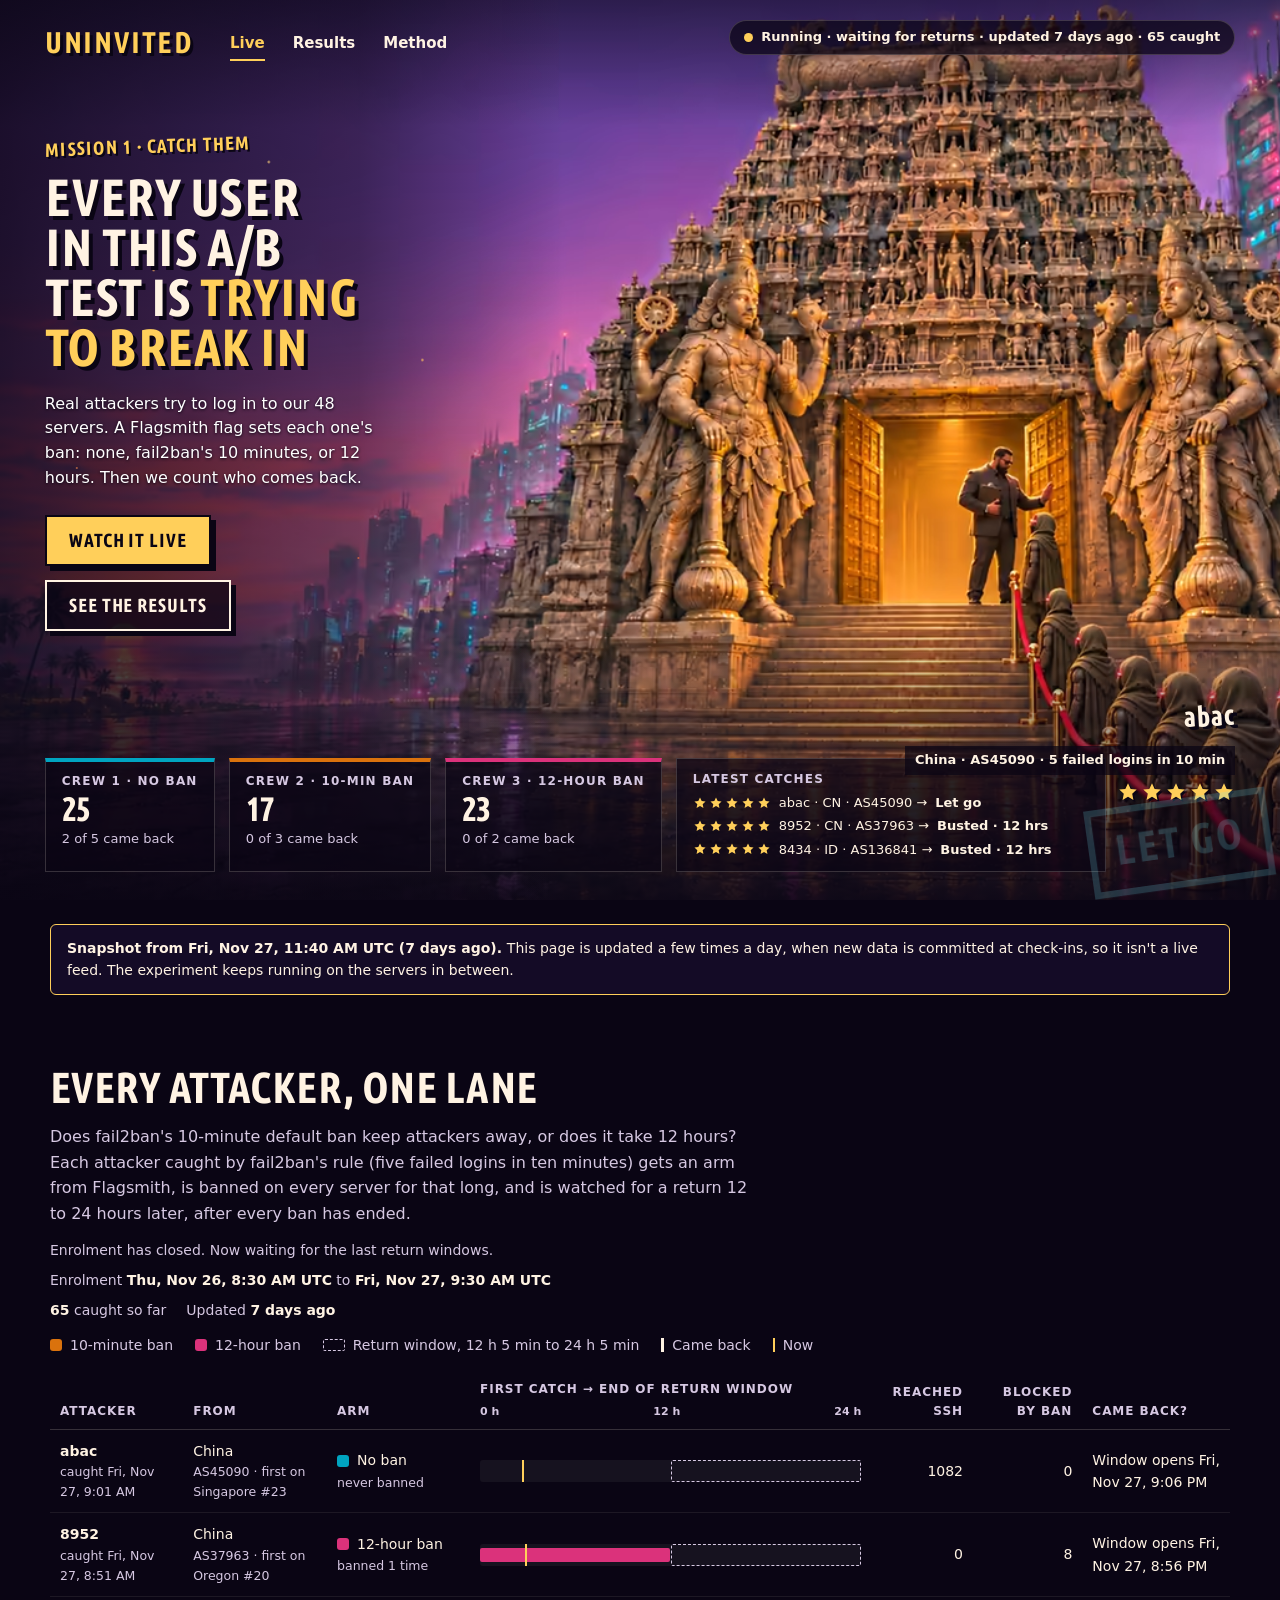
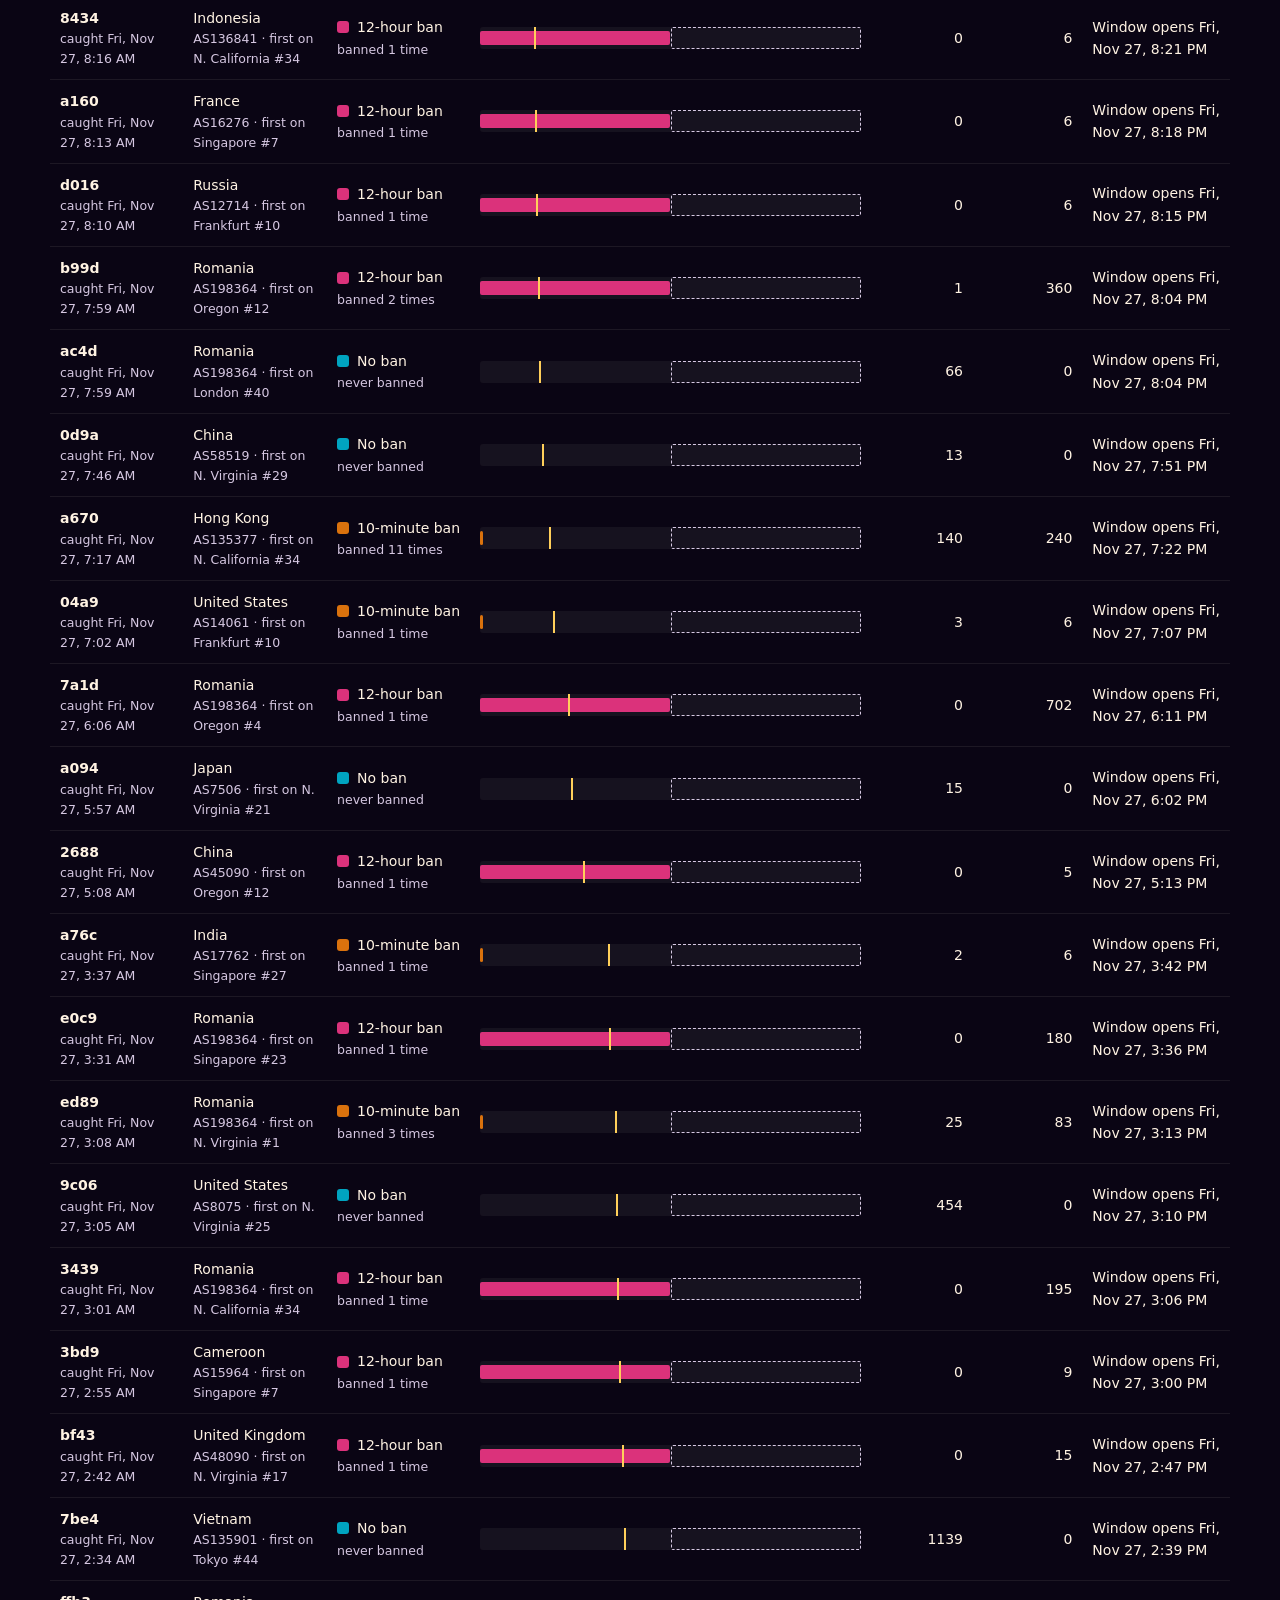
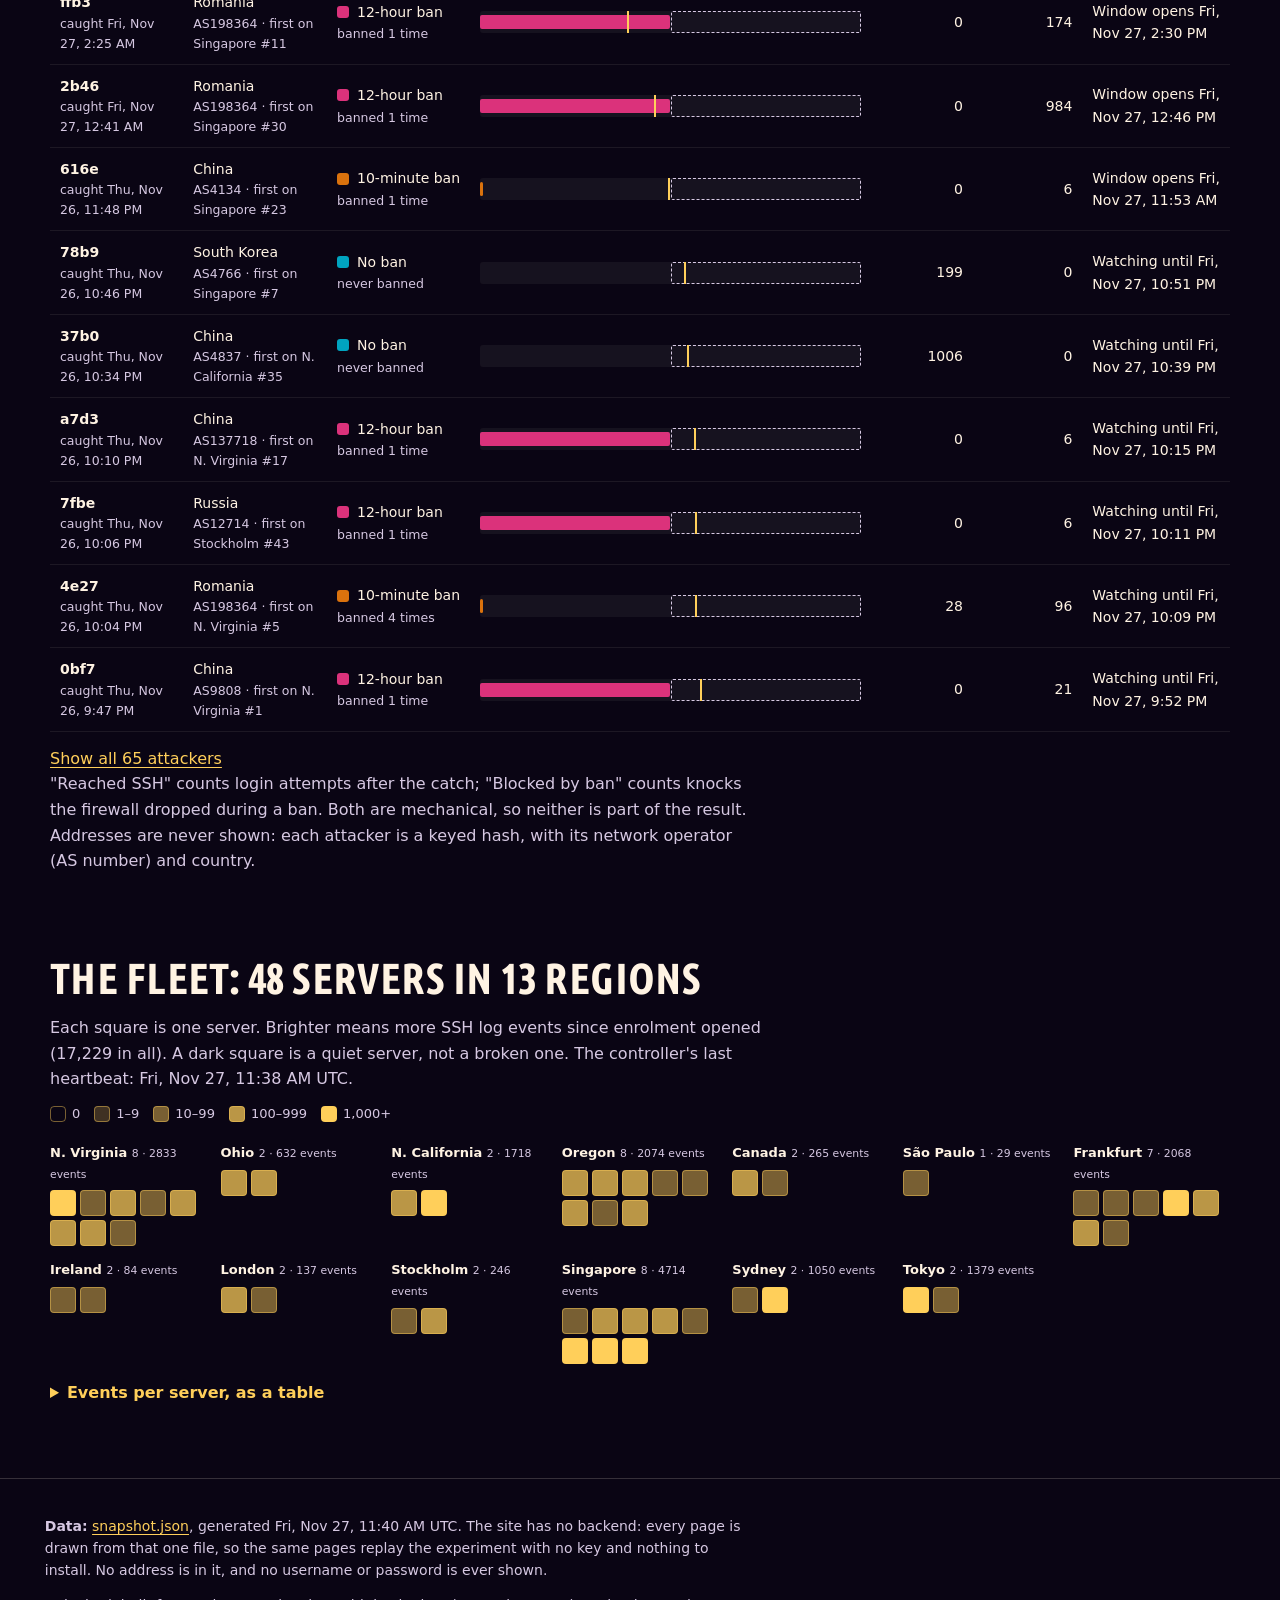
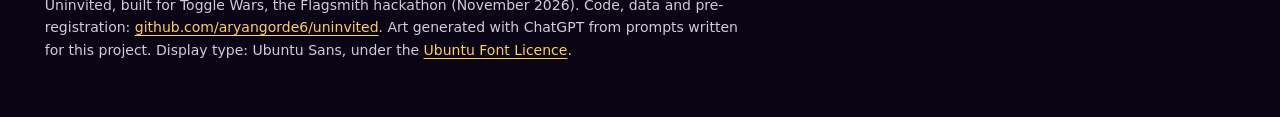
<file: site/index.html>
<!doctype html>
<html lang="en">
<head>
<meta charset="utf-8">
<meta name="viewport" content="width=device-width, initial-scale=1">
<meta http-equiv="Content-Security-Policy" content="default-src 'none'; script-src 'self'; style-src 'self'; img-src 'self'; font-src 'self'; connect-src 'self'; base-uri 'none'; form-action 'none'">
<meta name="referrer" content="no-referrer">
<title>Uninvited · Live: an A/B test on real attackers</title>
<meta name="description" content="Real SSH attackers on 48 servers, each banned for a length set by a Flagsmith experiment: no ban, fail2ban's 10 minutes, or 12 hours. Who comes back?">
<meta property="og:title" content="Uninvited: an A/B test on real attackers">
<meta property="og:description" content="Does fail2ban's 10-minute default ban keep attackers away? A live Flagsmith experiment on real SSH attackers.">
<meta property="og:type" content="website">
<meta property="og:site_name" content="Uninvited">
<meta property="og:url" content="https://uninvited.aryangorde.com/">
<meta property="og:image" content="https://uninvited.aryangorde.com/img/og.jpg">
<meta property="og:image:width" content="1200">
<meta property="og:image:height" content="630">
<meta property="og:image:alt" content="Uninvited: a temple gateway with a bouncer at the door and hooded robots queueing on the steps, beside the line: every user in this A/B test is trying to break in.">
<meta name="twitter:card" content="summary_large_image">
<link rel="canonical" href="https://uninvited.aryangorde.com/">
<meta name="theme-color" content="#0a0514">
<link rel="icon" href="favicon.svg" type="image/svg+xml">
<link rel="preload" href="fonts/uninvited-display.woff" as="font" type="font/woff" crossorigin>
<link rel="stylesheet" href="css/site.css">
<script src="js/app.js" defer></script>
</head>
<body data-page="live" data-state="loading">
<a class="skip" href="#main">Skip to content</a>

<header class="hero">
  <picture class="art">
    <source media="(max-aspect-ratio: 1/1), (max-width: 899px)" type="image/avif" srcset="img/hero-tall-640.avif 640w, img/hero-tall-941.avif 941w" sizes="100vw" width="941" height="1672">
    <source media="(max-aspect-ratio: 1/1), (max-width: 899px)" type="image/webp" srcset="img/hero-tall-640.webp 640w, img/hero-tall-941.webp 941w" sizes="100vw" width="941" height="1672">
    <source type="image/avif" srcset="img/hero-wide-640.avif 640w, img/hero-wide-1280.avif 1280w, img/hero-wide-1669.avif 1669w" sizes="100vw">
    <img src="img/hero-wide-1280.webp" srcset="img/hero-wide-640.webp 640w, img/hero-wide-1280.webp 1280w, img/hero-wide-1669.webp 1669w" sizes="100vw" width="1669" height="942" fetchpriority="high"
      alt="A temple gateway guarded by two stone statues, in a neon city of server towers. A bouncer stands in the doorway and hooded robots queue down the steps.">
  </picture>
  <div class="shade"></div>
  <div class="embers"></div>

  <div class="bar">
    <a class="logo" href="./">Uninvited</a>
    <nav class="nav" aria-label="Pages"><a href="./" aria-current="page">Live</a><a href="results.html">Results</a><a href="method.html">Method</a></nav>
    <p class="pill" data-fill="pill"><span class="dot"></span><span class="pill-text">Loading…</span></p>
  </div>

  <div class="hero-text">
    <p class="mission">Mission 1 · Catch them</p>
    <h1>Every user in this A/B test is <em>trying to break in</em></h1>
    <p class="lede">Real attackers try to log in to our <span data-fill="servers">48</span> servers. A Flagsmith flag sets each one's ban: none, fail2ban's 10 minutes, or 12 hours. Then we count who comes back.</p>
    <div class="cta"><a class="btn primary" href="#lanes">Watch it live</a><a class="btn ghost" href="results.html">See the results</a></div>
  </div>

  <div class="hud">
    <div class="crew none"><div class="label">Crew 1 · No ban</div><div class="big num" data-fill="crew-control">…</div><div class="small" data-fill="crew-control-note">caught</div></div>
    <div class="crew m10"><div class="label">Crew 2 · 10-min ban</div><div class="big num" data-fill="crew-ban_10m">…</div><div class="small" data-fill="crew-ban_10m-note">caught</div></div>
    <div class="crew h12"><div class="label">Crew 3 · 12-hour ban</div><div class="big num" data-fill="crew-ban_12h">…</div><div class="small" data-fill="crew-ban_12h-note">caught</div></div>
    <div class="wire"><div class="label">Latest catches</div><ol data-fill="wire"><li>Loading…</li></ol></div>
  </div>

  <div class="wanted" hidden aria-hidden="true">
    <div class="tag" data-fill="w-tag"></div>
    <div class="meta" data-fill="w-meta"></div>
    <div data-fill="w-stars"></div>
    <div class="stamp"></div>
  </div>
</header>

<main id="main">
  <div class="notice" role="alert"></div>
  <section class="section" id="lanes" aria-labelledby="lanes-h">
    <div class="wrap">
      <h2 id="lanes-h">Every attacker, one lane</h2>
      <p class="intro">Does fail2ban's 10-minute default ban keep attackers away, or does it take 12 hours? Each attacker caught by fail2ban's rule (five failed logins in ten minutes) gets an arm from Flagsmith, is banned on every server for that long, and is watched for a return 12 to 24 hours later, after every ban has ended.</p>
      <p class="status-line">
        <span data-fill="phase-text">Loading…</span>
        <span>Enrolment <b data-fill="enrol-from">…</b> to <b data-fill="enrol-until">…</b></span>
        <span><b data-fill="enrolled">…</b> caught so far</span>
        <span>Updated <b data-fill="updated">…</b></span>
      </p>
      <div class="legend">
        <span class="arm"><span class="sw m10"></span>10-minute ban</span>
        <span class="arm"><span class="sw h12"></span>12-hour ban</span>
        <span class="arm"><span class="win"></span>Return window, 12 h 5 min to 24 h 5 min</span>
        <span class="arm"><span class="back"></span>Came back</span>
        <span class="arm"><span class="now"></span>Now</span>
      </div>
      <div data-lanes><p class="empty">Loading the latest snapshot…</p></div>
      <p class="intro">"Reached SSH" counts login attempts after the catch; "Blocked by ban" counts knocks the firewall dropped during a ban. Both are mechanical, so neither is part of the result. Addresses are never shown: each attacker is a keyed hash, with its network operator (AS number) and country.</p>
    </div>
  </section>

  <section class="section" aria-labelledby="fleet-h">
    <div class="wrap">
      <h2 id="fleet-h">The fleet: <span data-fill="servers">48</span> servers in <span data-fill="regions">13</span> regions</h2>
      <p class="intro">Each square is one server. Brighter means more SSH log events since enrolment opened (<span data-fill="events-total">…</span> in all). A dark square is a quiet server, not a broken one. The controller's last heartbeat: <span data-fill="heartbeat">…</span>.</p>
      <div class="scale" aria-hidden="true">
        <span><span class="cell"></span>0</span><span><span class="cell l1"></span>1–9</span><span><span class="cell l2"></span>10–99</span><span><span class="cell l3"></span>100–999</span><span><span class="cell l4"></span>1,000+</span>
      </div>
      <div class="regions" data-servers></div>
      <details>
        <summary>Events per server, as a table</summary>
        <div class="table-wrap"><table>
          <thead><tr><th scope="col">Server</th><th scope="col">Region</th><th scope="col" class="r">Events</th></tr></thead>
          <tbody data-server-rows></tbody>
        </table></div>
      </details>
    </div>
  </section>
</main>

<footer class="foot">
  <p><b>Data:</b> <a href="data/snapshot.json" download>snapshot.json</a>, generated <span data-fill="generated">…</span>. The site has no backend: every page is drawn from that one file, so the same pages replay the experiment with no key and nothing to install. No address is in it, and no username or password is ever shown.</p>
  <p>Uninvited, built for Toggle Wars, the Flagsmith hackathon (November 2026). Code, data and pre-registration: <a href="https://github.com/aryangorde6/uninvited">github.com/aryangorde6/uninvited</a>. Art generated with ChatGPT from prompts written for this project. Display type: Ubuntu Sans, under the <a href="fonts/LICENCE.txt">Ubuntu Font Licence</a>.</p>
</footer>
</body>
</html>
</file>
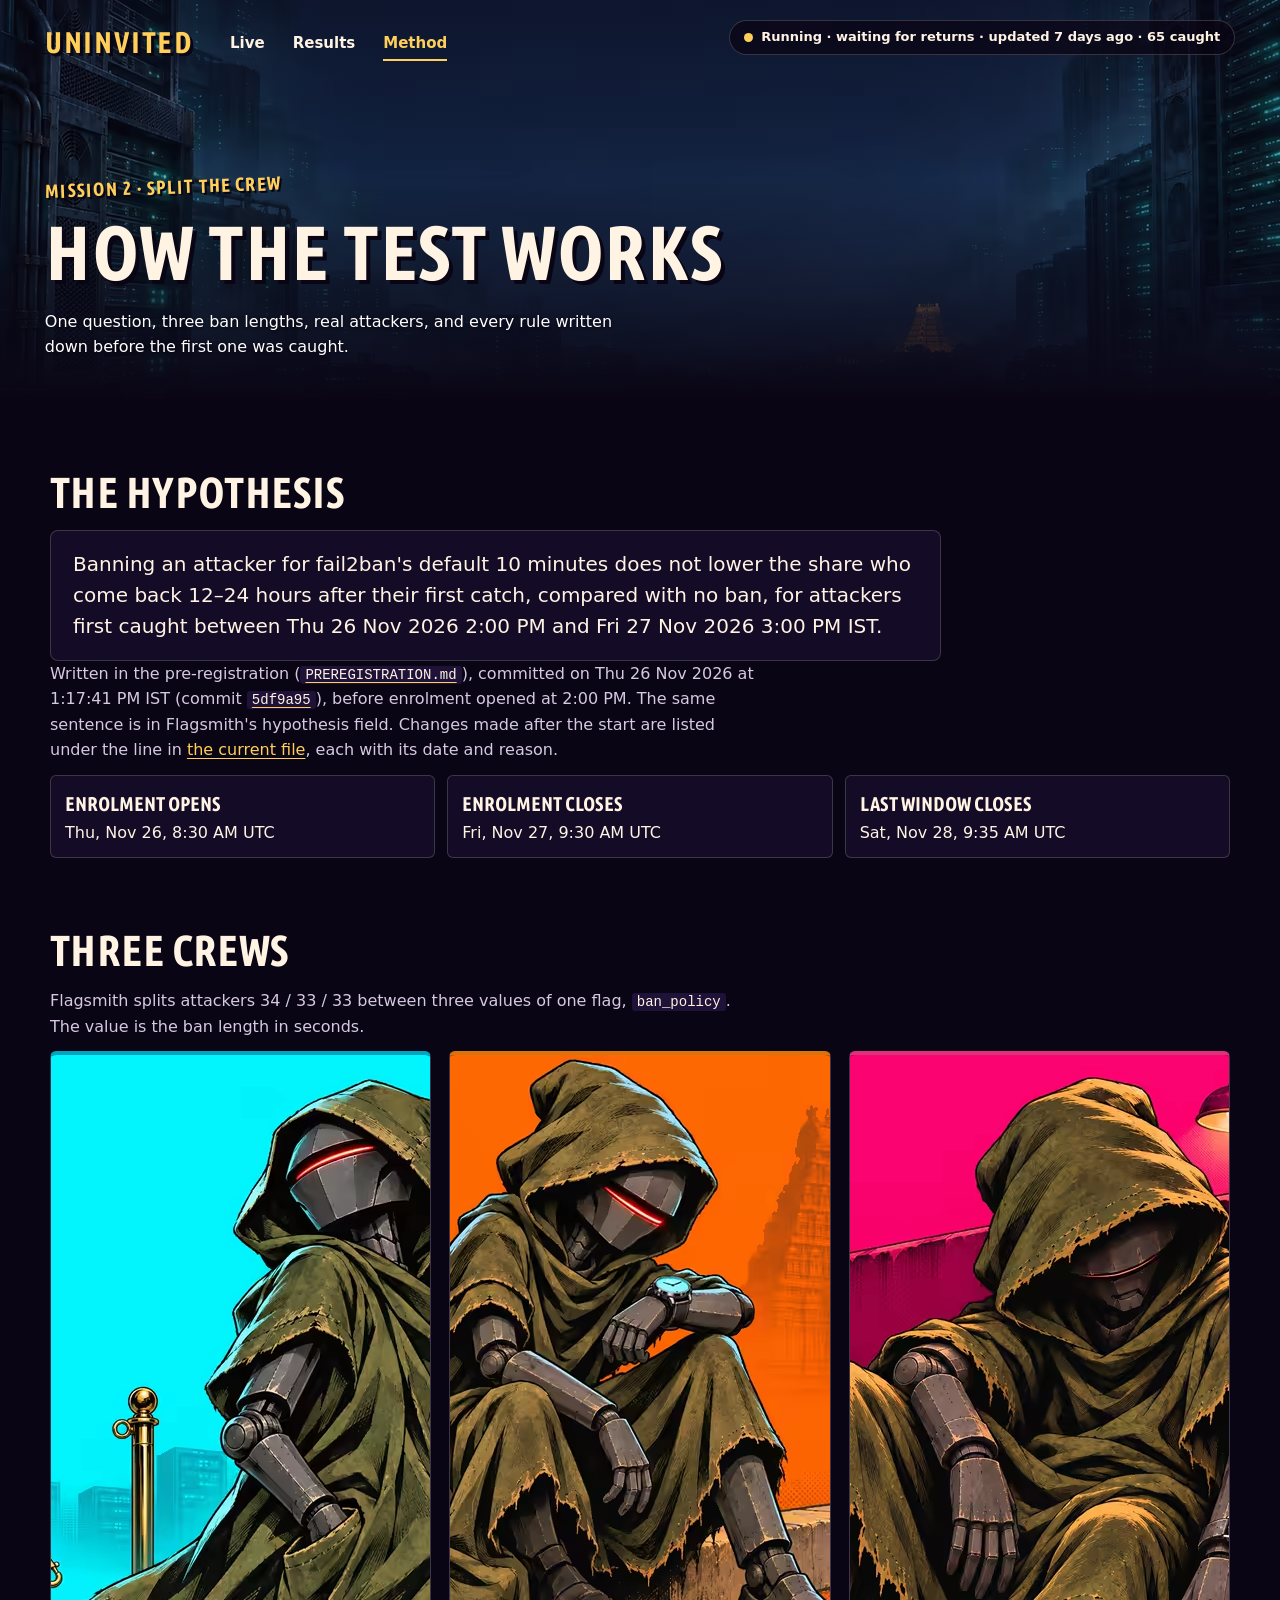
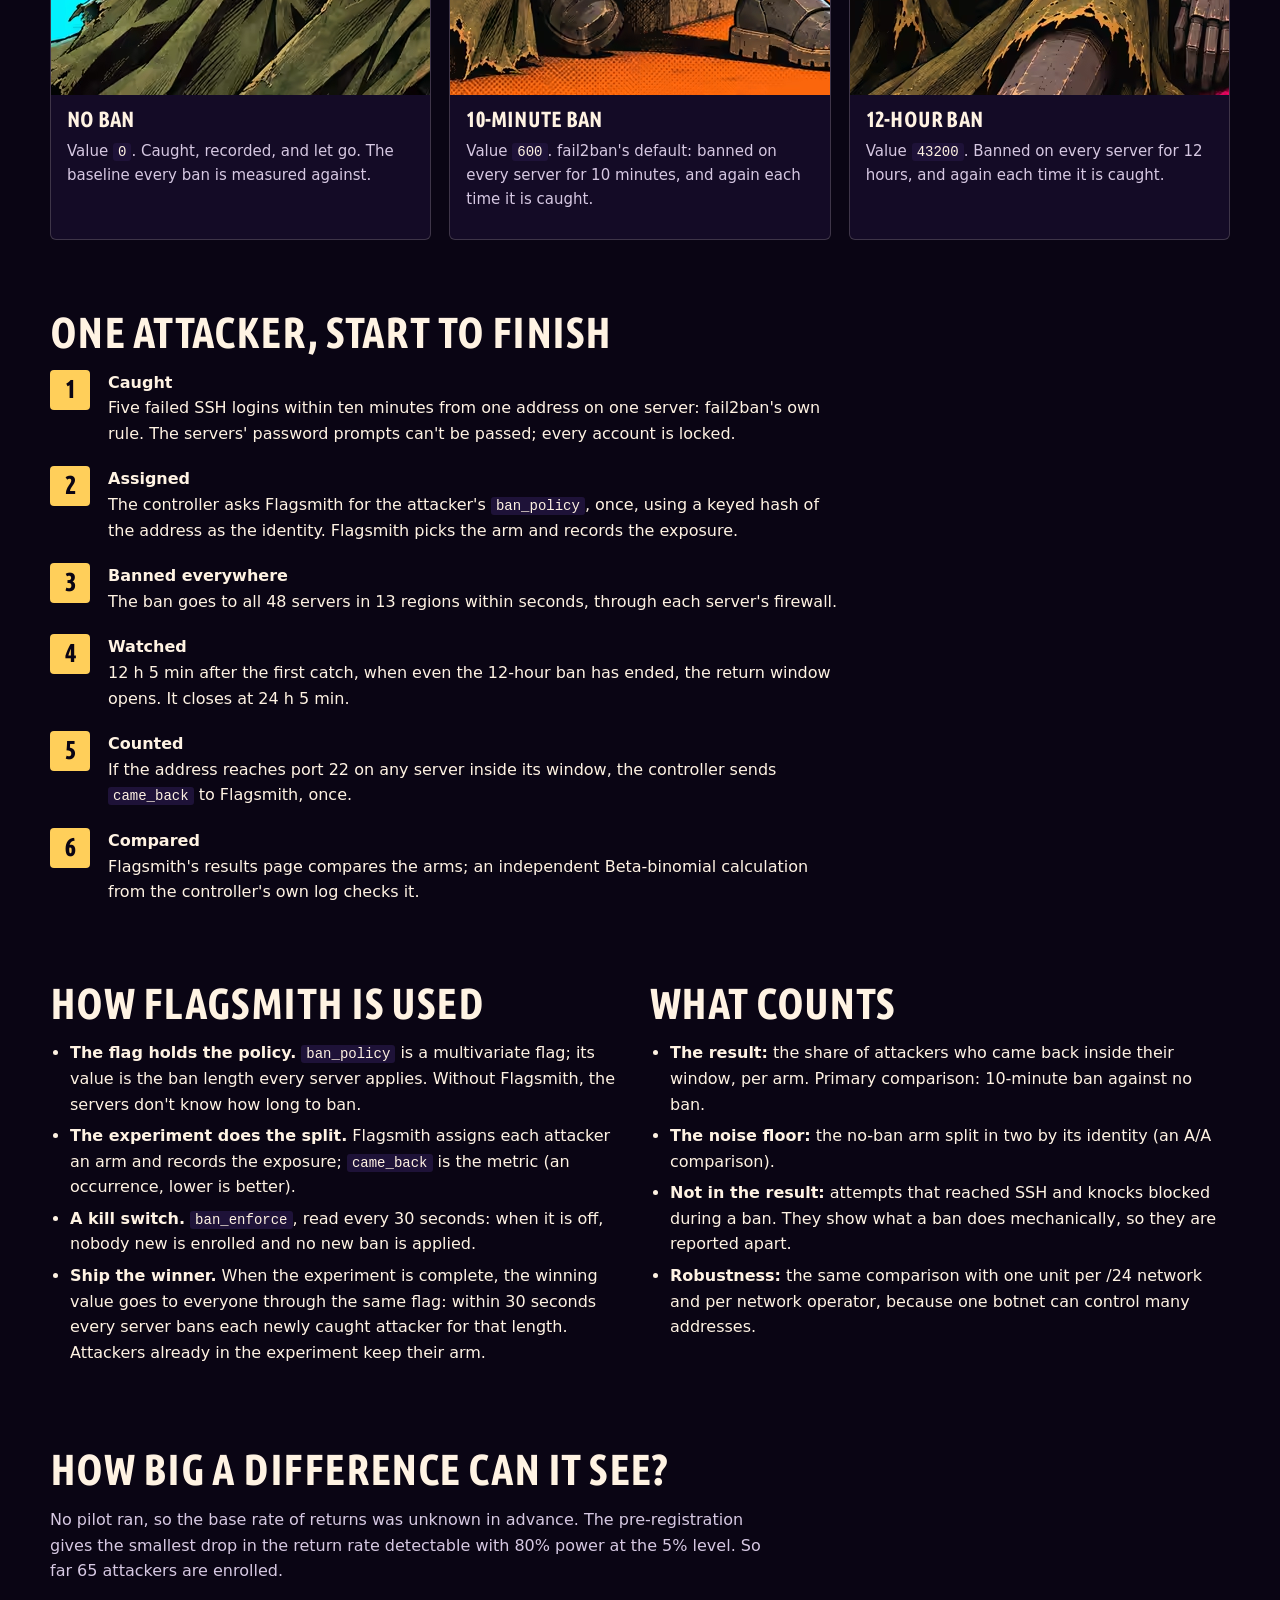
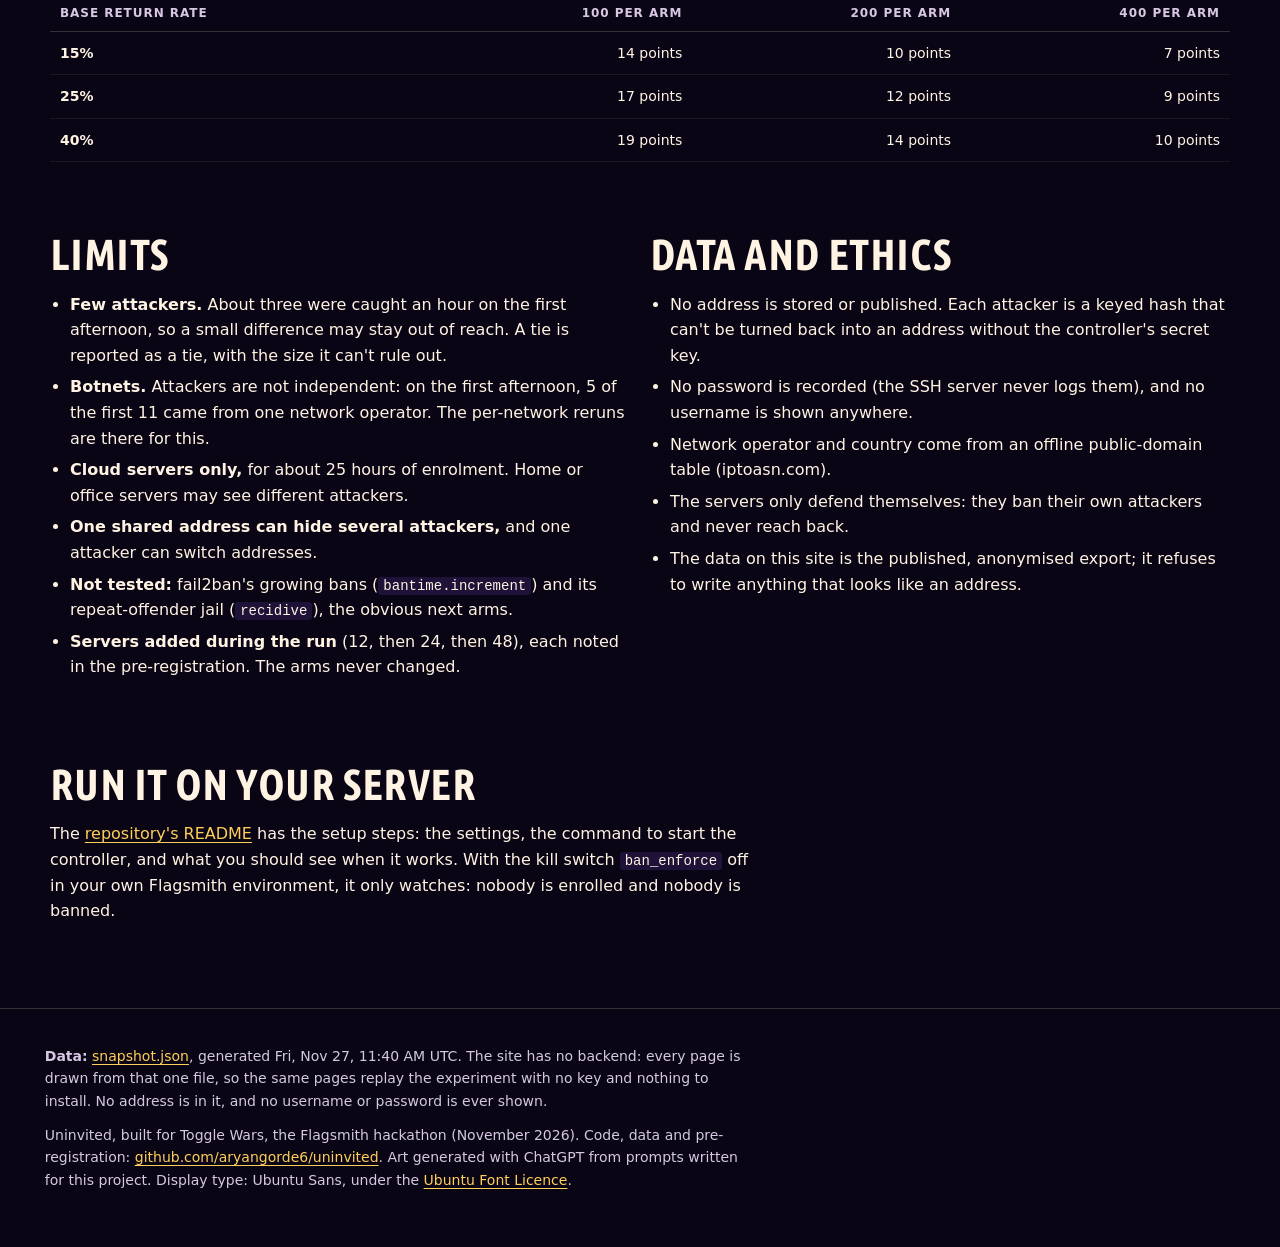
<file: site/method.html>
<!doctype html>
<html lang="en">
<head>
<meta charset="utf-8">
<meta name="viewport" content="width=device-width, initial-scale=1">
<meta http-equiv="Content-Security-Policy" content="default-src 'none'; script-src 'self'; style-src 'self'; img-src 'self'; font-src 'self'; connect-src 'self'; base-uri 'none'; form-action 'none'">
<meta name="referrer" content="no-referrer">
<title>Uninvited · Method: how the test works</title>
<meta name="description" content="The pre-registered hypothesis, the three arms, the return window, how Flagsmith runs the experiment, the limits, and how the data is kept safe.">
<meta property="og:title" content="Uninvited · Method: how the test works">
<meta property="og:description" content="A pre-registered Flagsmith experiment on real SSH attackers: hypothesis, arms, metric, limits and data ethics.">
<meta property="og:type" content="website">
<meta property="og:site_name" content="Uninvited">
<meta property="og:url" content="https://uninvited.aryangorde.com/method.html">
<meta property="og:image" content="https://uninvited.aryangorde.com/img/og.jpg">
<meta property="og:image:width" content="1200">
<meta property="og:image:height" content="630">
<meta property="og:image:alt" content="Uninvited: a temple gateway with a bouncer at the door and hooded robots queueing on the steps, beside the line: every user in this A/B test is trying to break in.">
<meta name="twitter:card" content="summary_large_image">
<link rel="canonical" href="https://uninvited.aryangorde.com/method.html">
<meta name="theme-color" content="#0a0514">
<link rel="icon" href="favicon.svg" type="image/svg+xml">
<link rel="preload" href="fonts/uninvited-display.woff" as="font" type="font/woff" crossorigin>
<link rel="stylesheet" href="css/site.css">
<script src="js/app.js" defer></script>
</head>
<body data-page="method" data-state="loading">
<a class="skip" href="#main">Skip to content</a>

<header class="band">
  <picture class="art">
    <source type="image/avif" srcset="img/mission-640.avif 640w, img/mission-1280.avif 1280w" sizes="100vw">
    <img src="img/mission-1280.webp" srcset="img/mission-640.webp 640w, img/mission-1280.webp 1280w" sizes="100vw" width="1280" height="720" alt="" fetchpriority="high">
  </picture>
  <div class="shade"></div>
  <div class="bar">
    <a class="logo" href="./">Uninvited</a>
    <nav class="nav" aria-label="Pages"><a href="./">Live</a><a href="results.html">Results</a><a href="method.html" aria-current="page">Method</a></nav>
    <p class="pill" data-fill="pill"><span class="dot"></span><span class="pill-text">Loading…</span></p>
  </div>
  <div class="band-text">
    <p class="mission">Mission 2 · Split the crew</p>
    <h1>How the test works</h1>
    <p class="lede">One question, three ban lengths, real attackers, and every rule written down before the first one was caught.</p>
  </div>
</header>

<main id="main" class="method">
  <div class="notice" role="alert"></div>
  <section class="section" aria-labelledby="hyp-h">
    <div class="wrap">
      <h2 id="hyp-h">The hypothesis</h2>
      <blockquote>Banning an attacker for fail2ban's default 10 minutes does not lower the share who come back 12–24 hours after their first catch, compared with no ban, for attackers first caught between Thu 26 Nov 2026 2:00 PM and Fri 27 Nov 2026 3:00 PM IST.</blockquote>
      <p class="intro">Written in the pre-registration (<a href="https://github.com/aryangorde6/uninvited/blob/5df9a9542aa64adc4e3a5939fb143389892cac93/PREREGISTRATION.md"><code>PREREGISTRATION.md</code></a>), committed on Thu 26 Nov 2026 at 1:17:41 PM IST (commit <a href="https://github.com/aryangorde6/uninvited/commit/5df9a9542aa64adc4e3a5939fb143389892cac93"><code>5df9a95</code></a>), before enrolment opened at 2:00 PM. The same sentence is in Flagsmith's hypothesis field. Changes made after the start are listed under the line in <a href="https://github.com/aryangorde6/uninvited/blob/main/PREREGISTRATION.md">the current file</a>, each with its date and reason.</p>
      <div class="timeline">
        <div><b>Enrolment opens</b><span data-fill="enrol-from">Thu 26 Nov, 2:00 PM IST</span></div>
        <div><b>Enrolment closes</b><span data-fill="enrol-until">Fri 27 Nov, 3:00 PM IST</span></div>
        <div><b>Last window closes</b><span data-fill="last-close">Sat 28 Nov, about 3:05 PM IST</span></div>
      </div>
    </div>
  </section>

  <section class="section" aria-labelledby="arms-h">
    <div class="wrap">
      <h2 id="arms-h">Three crews</h2>
      <p class="intro">Flagsmith splits attackers <span data-fill="split">34 / 33 / 33</span> between three values of one flag, <code>ban_policy</code>. The value is the ban length in seconds.</p>
      <div class="crews">
        <article class="card none">
          <picture><source type="image/avif" srcset="img/crew-1-320.avif 320w, img/crew-1-640.avif 640w" sizes="(max-width: 899px) 90vw, 360px"><img src="img/crew-1-320.webp" srcset="img/crew-1-320.webp 320w, img/crew-1-640.webp 640w" sizes="(max-width: 899px) 90vw, 360px" width="640" height="640" alt="" loading="lazy"></picture>
          <div class="body"><h3>No ban</h3><p>Value <code>0</code>. Caught, recorded, and let go. The baseline every ban is measured against.</p></div>
        </article>
        <article class="card m10">
          <picture><source type="image/avif" srcset="img/crew-2-320.avif 320w, img/crew-2-640.avif 640w" sizes="(max-width: 899px) 90vw, 360px"><img src="img/crew-2-320.webp" srcset="img/crew-2-320.webp 320w, img/crew-2-640.webp 640w" sizes="(max-width: 899px) 90vw, 360px" width="640" height="640" alt="" loading="lazy"></picture>
          <div class="body"><h3>10-minute ban</h3><p>Value <code>600</code>. fail2ban's default: banned on every server for 10 minutes, and again each time it is caught.</p></div>
        </article>
        <article class="card h12">
          <picture><source type="image/avif" srcset="img/crew-3-320.avif 320w, img/crew-3-640.avif 640w" sizes="(max-width: 899px) 90vw, 360px"><img src="img/crew-3-320.webp" srcset="img/crew-3-320.webp 320w, img/crew-3-640.webp 640w" sizes="(max-width: 899px) 90vw, 360px" width="640" height="640" alt="" loading="lazy"></picture>
          <div class="body"><h3>12-hour ban</h3><p>Value <code>43200</code>. Banned on every server for 12 hours, and again each time it is caught.</p></div>
        </article>
      </div>
    </div>
  </section>

  <section class="section" aria-labelledby="steps-h">
    <div class="wrap">
      <h2 id="steps-h">One attacker, start to finish</h2>
      <ol class="steps">
        <li><div><b>Caught</b>Five failed SSH logins within ten minutes from one address on one server: fail2ban's own rule. The servers' password prompts can't be passed; every account is locked.</div></li>
        <li><div><b>Assigned</b>The controller asks Flagsmith for the attacker's <code>ban_policy</code>, once, using a keyed hash of the address as the identity. Flagsmith picks the arm and records the exposure.</div></li>
        <li><div><b>Banned everywhere</b>The ban goes to all <span data-fill="servers">48</span> servers in <span data-fill="regions">13</span> regions within seconds, through each server's firewall.</div></li>
        <li><div><b>Watched</b>12 h 5 min after the first catch, when even the 12-hour ban has ended, the return window opens. It closes at 24 h 5 min.</div></li>
        <li><div><b>Counted</b>If the address reaches port 22 on any server inside its window, the controller sends <code>came_back</code> to Flagsmith, once.</div></li>
        <li><div><b>Compared</b>Flagsmith's results page compares the arms; an independent Beta-binomial calculation from the controller's own log checks it.</div></li>
      </ol>
    </div>
  </section>

  <section class="section" aria-labelledby="fs-h">
    <div class="wrap grid2">
      <div>
        <h2 id="fs-h">How Flagsmith is used</h2>
        <ul>
          <li><b>The flag holds the policy.</b> <code>ban_policy</code> is a multivariate flag; its value is the ban length every server applies. Without Flagsmith, the servers don't know how long to ban.</li>
          <li><b>The experiment does the split.</b> Flagsmith assigns each attacker an arm and records the exposure; <code>came_back</code> is the metric (an occurrence, lower is better).</li>
          <li><b>A kill switch.</b> <code>ban_enforce</code>, read every 30 seconds: when it is off, nobody new is enrolled and no new ban is applied.</li>
          <li><b>Ship the winner.</b> When the experiment is complete, the winning value goes to everyone through the same flag: within 30 seconds every server bans each newly caught attacker for that length. Attackers already in the experiment keep their arm.</li>
        </ul>
      </div>
      <div>
        <h2>What counts</h2>
        <ul>
          <li><b>The result:</b> the share of attackers who came back inside their window, per arm. Primary comparison: 10-minute ban against no ban.</li>
          <li><b>The noise floor:</b> the no-ban arm split in two by its identity (an A/A comparison).</li>
          <li><b>Not in the result:</b> attempts that reached SSH and knocks blocked during a ban. They show what a ban does mechanically, so they are reported apart.</li>
          <li><b>Robustness:</b> the same comparison with one unit per /24 network and per network operator, because one botnet can control many addresses.</li>
        </ul>
      </div>
    </div>
  </section>

  <section class="section" aria-labelledby="size-h">
    <div class="wrap">
      <h2 id="size-h">How big a difference can it see?</h2>
      <p class="intro">No pilot ran, so the base rate of returns was unknown in advance. The pre-registration gives the smallest drop in the return rate detectable with 80% power at the 5% level. So far <span data-fill="enrolled">…</span> attackers are enrolled.</p>
      <div class="table-wrap">
        <table>
          <caption class="visually-hidden">Smallest detectable drop, in percentage points, by base rate and attackers per arm</caption>
          <thead><tr><th scope="col">Base return rate</th><th scope="col" class="r">100 per arm</th><th scope="col" class="r">200 per arm</th><th scope="col" class="r">400 per arm</th></tr></thead>
          <tbody>
            <tr><th scope="row">15%</th><td class="r">14 points</td><td class="r">10 points</td><td class="r">7 points</td></tr>
            <tr><th scope="row">25%</th><td class="r">17 points</td><td class="r">12 points</td><td class="r">9 points</td></tr>
            <tr><th scope="row">40%</th><td class="r">19 points</td><td class="r">14 points</td><td class="r">10 points</td></tr>
          </tbody>
        </table>
      </div>
    </div>
  </section>

  <section class="section" aria-labelledby="limits-h">
    <div class="wrap grid2">
      <div>
        <h2 id="limits-h">Limits</h2>
        <ul>
          <li><b>Few attackers.</b> About three were caught an hour on the first afternoon, so a small difference may stay out of reach. A tie is reported as a tie, with the size it can't rule out.</li>
          <li><b>Botnets.</b> Attackers are not independent: on the first afternoon, 5 of the first 11 came from one network operator. The per-network reruns are there for this.</li>
          <li><b>Cloud servers only,</b> for about 25 hours of enrolment. Home or office servers may see different attackers.</li>
          <li><b>One shared address can hide several attackers,</b> and one attacker can switch addresses.</li>
          <li><b>Not tested:</b> fail2ban's growing bans (<code>bantime.increment</code>) and its repeat-offender jail (<code>recidive</code>), the obvious next arms.</li>
          <li><b>Servers added during the run</b> (12, then 24, then 48), each noted in the pre-registration. The arms never changed.</li>
        </ul>
      </div>
      <div>
        <h2>Data and ethics</h2>
        <ul>
          <li>No address is stored or published. Each attacker is a keyed hash that can't be turned back into an address without the controller's secret key.</li>
          <li>No password is recorded (the SSH server never logs them), and no username is shown anywhere.</li>
          <li>Network operator and country come from an offline public-domain table (iptoasn.com).</li>
          <li>The servers only defend themselves: they ban their own attackers and never reach back.</li>
          <li>The data on this site is the published, anonymised export; it refuses to write anything that looks like an address.</li>
        </ul>
      </div>
    </div>
  </section>

  <section class="section" aria-labelledby="try-h">
    <div class="wrap">
      <h2 id="try-h">Run it on your server</h2>
      <p>The <a href="https://github.com/aryangorde6/uninvited#readme">repository's README</a> has the setup steps: the settings, the command to start the controller, and what you should see when it works. With the kill switch <code>ban_enforce</code> off in your own Flagsmith environment, it only watches: nobody is enrolled and nobody is banned.</p>
    </div>
  </section>
</main>

<footer class="foot">
  <p><b>Data:</b> <a href="data/snapshot.json" download>snapshot.json</a>, generated <span data-fill="generated">…</span>. The site has no backend: every page is drawn from that one file, so the same pages replay the experiment with no key and nothing to install. No address is in it, and no username or password is ever shown.</p>
  <p>Uninvited, built for Toggle Wars, the Flagsmith hackathon (November 2026). Code, data and pre-registration: <a href="https://github.com/aryangorde6/uninvited">github.com/aryangorde6/uninvited</a>. Art generated with ChatGPT from prompts written for this project. Display type: Ubuntu Sans, under the <a href="fonts/LICENCE.txt">Ubuntu Font Licence</a>.</p>
</footer>
</body>
</html>
</file>
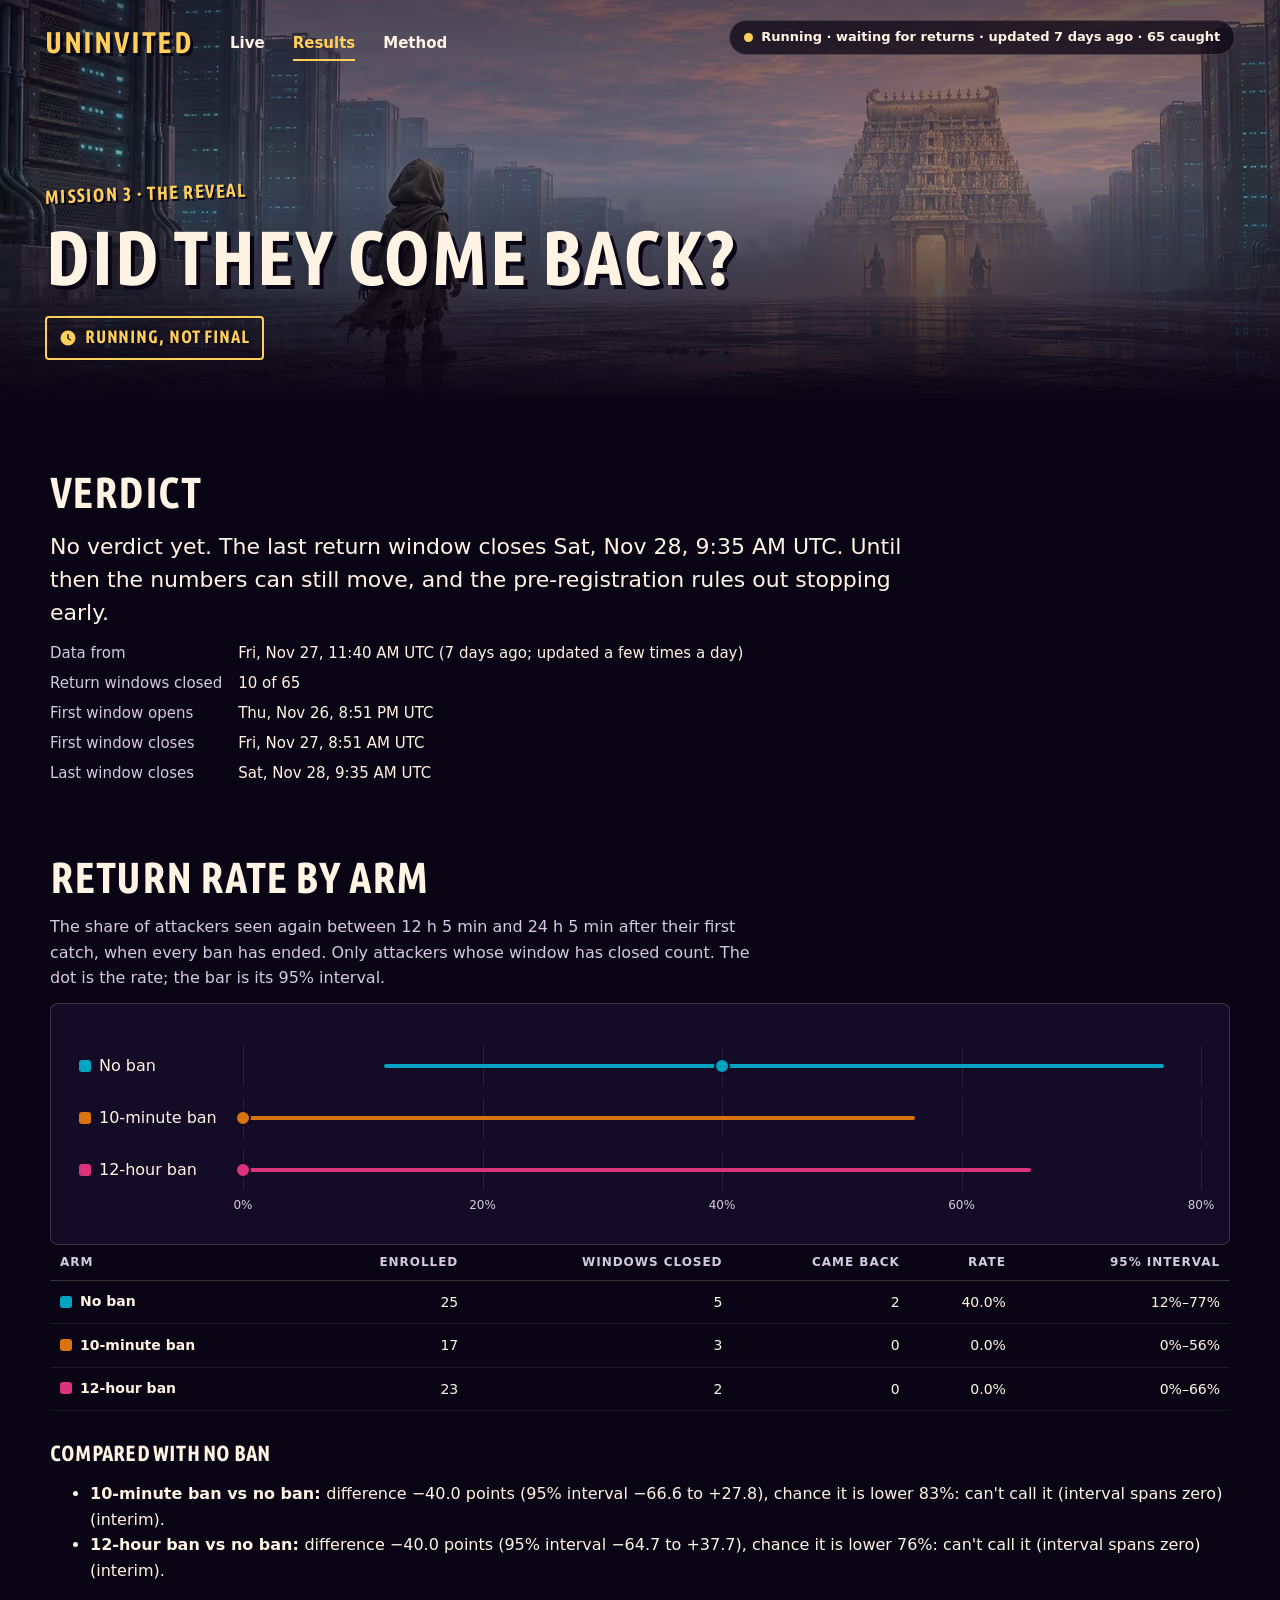
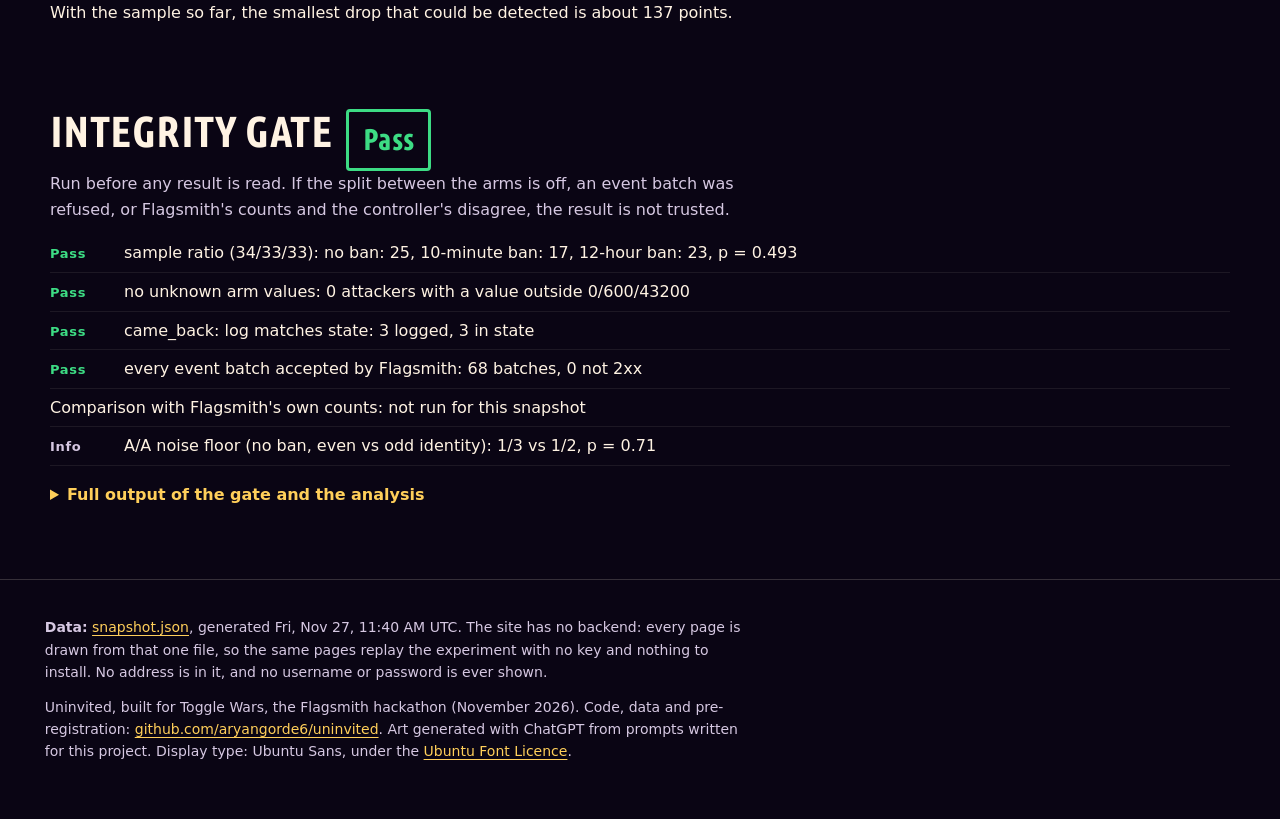
<file: site/results.html>
<!doctype html>
<html lang="en">
<head>
<meta charset="utf-8">
<meta name="viewport" content="width=device-width, initial-scale=1">
<meta http-equiv="Content-Security-Policy" content="default-src 'none'; script-src 'self'; style-src 'self'; img-src 'self'; font-src 'self'; connect-src 'self'; base-uri 'none'; form-action 'none'">
<meta name="referrer" content="no-referrer">
<title>Uninvited · Results: did they come back?</title>
<meta name="description" content="Return rates per arm (no ban, fail2ban's 10-minute ban, a 12-hour ban), the integrity gate, and the verdict once every window has closed.">
<meta property="og:title" content="Uninvited · Results: did they come back?">
<meta property="og:description" content="Return rates per arm, the integrity gate, and the verdict of a Flagsmith experiment on real SSH attackers.">
<meta property="og:type" content="website">
<meta property="og:site_name" content="Uninvited">
<meta property="og:url" content="https://uninvited.aryangorde.com/results.html">
<meta property="og:image" content="https://uninvited.aryangorde.com/img/og.jpg">
<meta property="og:image:width" content="1200">
<meta property="og:image:height" content="630">
<meta property="og:image:alt" content="Uninvited: a temple gateway with a bouncer at the door and hooded robots queueing on the steps, beside the line: every user in this A/B test is trying to break in.">
<meta name="twitter:card" content="summary_large_image">
<link rel="canonical" href="https://uninvited.aryangorde.com/results.html">
<meta name="theme-color" content="#0a0514">
<link rel="icon" href="favicon.svg" type="image/svg+xml">
<link rel="preload" href="fonts/uninvited-display.woff" as="font" type="font/woff" crossorigin>
<link rel="stylesheet" href="css/site.css">
<script src="js/app.js" defer></script>
</head>
<body data-page="results" data-state="loading">
<a class="skip" href="#main">Skip to content</a>

<header class="band">
  <picture class="art">
    <source type="image/avif" srcset="img/cliffhanger-640.avif 640w, img/cliffhanger-1280.avif 1280w" sizes="100vw">
    <img src="img/cliffhanger-1280.webp" srcset="img/cliffhanger-640.webp 640w, img/cliffhanger-1280.webp 1280w" sizes="100vw" width="1280" height="720" alt="" fetchpriority="high">
  </picture>
  <div class="shade"></div>
  <div class="bar">
    <a class="logo" href="./">Uninvited</a>
    <nav class="nav" aria-label="Pages"><a href="./">Live</a><a href="results.html" aria-current="page">Results</a><a href="method.html">Method</a></nav>
    <p class="pill" data-fill="pill"><span class="dot"></span><span class="pill-text">Loading…</span></p>
  </div>
  <div class="band-text">
    <p class="mission">Mission 3 · The reveal</p>
    <h1>Did they come back?</h1>
    <p class="lede" data-fill="status">Loading…</p>
  </div>
</header>

<main id="main">
  <div class="notice" role="alert"></div>
  <section class="section" aria-labelledby="verdict-h">
    <div class="wrap">
      <h2 id="verdict-h">Verdict</h2>
      <p class="verdict" data-fill="verdict">Loading…</p>
      <dl class="kv">
        <dt>Data from</dt><dd data-fill="snapshot">…</dd>
        <dt>Return windows closed</dt><dd data-fill="closed">…</dd>
        <dt>First window opens</dt><dd data-fill="first-open">…</dd>
        <dt>First window closes</dt><dd data-fill="first-close">…</dd>
        <dt>Last window closes</dt><dd data-fill="last-close">…</dd>
      </dl>
    </div>
  </section>

  <section class="section" aria-labelledby="rate-h">
    <div class="wrap">
      <h2 id="rate-h">Return rate by arm</h2>
      <p class="intro">The share of attackers seen again between 12 h 5 min and 24 h 5 min after their first catch, when every ban has ended. Only attackers whose window has closed count. The dot is the rate; the bar is its 95% interval.</p>
      <div class="panel"><div class="chart" data-chart><p class="intro">Loading…</p></div></div>
      <div class="table-wrap">
        <table>
          <caption class="visually-hidden">Return rate per arm, the same numbers as the chart</caption>
          <thead><tr><th scope="col">Arm</th><th scope="col" class="r">Enrolled</th><th scope="col" class="r">Windows closed</th><th scope="col" class="r">Came back</th><th scope="col" class="r">Rate</th><th scope="col" class="r">95% interval</th></tr></thead>
          <tbody data-arm-rows></tbody>
        </table>
      </div>
      <h3 class="section-h3">Compared with no ban</h3>
      <div data-compare><p class="intro">Loading…</p></div>
    </div>
  </section>

  <section class="section" aria-labelledby="gate-h">
    <div class="wrap">
      <div class="gate-head"><h2 id="gate-h">Integrity gate</h2><span class="gate-badge" data-fill="gate-badge">…</span></div>
      <p class="intro">Run before any result is read. If the split between the arms is off, an event batch was refused, or Flagsmith's counts and the controller's disagree, the result is not trusted.</p>
      <ul class="checks" data-fill="checks"></ul>
      <details>
        <summary>Full output of the gate and the analysis</summary>
        <pre data-fill="gate-text"></pre>
      </details>
    </div>
  </section>
</main>

<footer class="foot">
  <p><b>Data:</b> <a href="data/snapshot.json" download>snapshot.json</a>, generated <span data-fill="generated">…</span>. The site has no backend: every page is drawn from that one file, so the same pages replay the experiment with no key and nothing to install. No address is in it, and no username or password is ever shown.</p>
  <p>Uninvited, built for Toggle Wars, the Flagsmith hackathon (November 2026). Code, data and pre-registration: <a href="https://github.com/aryangorde6/uninvited">github.com/aryangorde6/uninvited</a>. Art generated with ChatGPT from prompts written for this project. Display type: Ubuntu Sans, under the <a href="fonts/LICENCE.txt">Ubuntu Font Licence</a>.</p>
</footer>
</body>
</html>
</file>
<file: site/css/site.css>
/* Uninvited website. One stylesheet for the three pages.
   Look: a night-city crime-game poster (stars, "busted" stamps, crews) around the temple-gate art.
   Data, charts and the integrity gate stay plain. Motion uses only transform and opacity. */

@font-face {
  font-family: "Uninvited Display";
  src: url("../fonts/uninvited-display.woff") format("woff");
  font-display: optional;  /* small and preloaded: used from the first paint, so no text reflows */
}

:root {
  --ink: #0a0514;          /* page */
  --surface: #140b26;      /* panels, chart surface */
  --surface-2: #1e1238;
  --line: rgba(255, 243, 227, .18);
  --paper: #fff3e3;        /* text */
  --muted: #d6c8e2;        /* secondary text, 11:1 on --surface */
  --sun: #ffcf5a;          /* accent, focus */
  --glass: rgba(10, 5, 20, .72);
  /* the three arms, the same everywhere (validated for colour-blind separation on --surface) */
  --none: #00a4c0;
  --m10: #da720d;
  --h12: #db327b;
  /* status, used only for the gate, always with an icon and a word */
  --pass: #3ddc84;
  --fail: #ff6b6b;
  --display: "Uninvited Display", "Arial Narrow", sans-serif;
  --body: system-ui, -apple-system, "Segoe UI", Roboto, Ubuntu, sans-serif;
  --pad: clamp(18px, 3.5vw, 48px);
  color-scheme: dark;
}

* { box-sizing: border-box; }
html { background: var(--ink); scrollbar-color: #5a4a78 var(--ink); }
body { margin: 0; color: var(--paper); font: 16px/1.6 var(--body); -webkit-text-size-adjust: 100%; }
::selection { background: var(--h12); color: #fff; }
img { display: block; max-width: 100%; }
a { color: var(--sun); text-underline-offset: .2em; }
a:hover { color: #fff; }
:focus-visible { outline: 3px solid var(--sun); outline-offset: 3px; }
h1, h2, h3 { font-family: var(--display); font-weight: 400; text-transform: uppercase; line-height: 1; letter-spacing: .01em; text-wrap: balance; margin: 0; }
h2 { font-size: clamp(30px, 3.4vw, 44px); margin-bottom: 14px; }
h3 { font-size: 22px; margin-bottom: 8px; }
.section-h3 { margin-top: 32px; }
p { margin: 0 0 12px; max-width: 70ch; }
.num, table { font-variant-numeric: tabular-nums; }
.visually-hidden { position: absolute; width: 1px; height: 1px; overflow: hidden; clip-path: inset(50%); white-space: nowrap; }
.skip { position: absolute; left: 12px; top: -60px; z-index: 10; background: var(--sun); color: var(--ink); padding: 8px 14px; font-weight: 700; }
.skip:focus { top: 12px; }

/* ---------- top bar ---------- */
.bar { position: relative; z-index: 3; display: flex; align-items: center; gap: clamp(16px, 3vw, 36px); padding: 20px var(--pad); }
.logo { font-family: var(--display); font-size: 30px; letter-spacing: .06em; text-transform: uppercase; color: var(--sun); text-decoration: none; text-shadow: 3px 3px 0 var(--ink); line-height: 1; }
.logo:hover { color: var(--sun); }
.nav { display: flex; gap: clamp(14px, 2.4vw, 28px); }
.nav a { color: var(--paper); text-decoration: none; font-weight: 650; font-size: 15px; padding: 6px 0; }
.nav a:hover { color: var(--sun); }
.nav a[aria-current="page"] { color: var(--sun); box-shadow: inset 0 -2px 0 var(--sun); }
.pill { margin-left: auto; display: flex; align-items: center; gap: 8px; background: var(--glass); border: 1px solid var(--line); border-radius: 999px; padding: 6px 14px; font-size: 13px; font-weight: 650; white-space: nowrap; }
.pill-text { overflow: hidden; text-overflow: ellipsis; white-space: nowrap; min-width: 0; }
.dot { width: 9px; height: 9px; border-radius: 50%; background: var(--muted); flex: none; }
[data-phase="enrolling"] .dot, [data-phase="watching"] .dot { background: var(--pass); }
[data-stale] .dot { background: var(--sun); }   /* between check-ins: normal, not a fault */
[data-state="error"] .dot { background: var(--fail); }

/* snapshot or error notice: at the top of the page content (below the Live hero), never over the art */
.notice { margin: 24px max(var(--pad), calc((100% - 1180px) / 2)) 0; padding: 12px 16px; background: var(--surface); border: 1px solid var(--sun); border-radius: 6px; font-size: 14px; display: none; }
.notice.error { background: #3a1420; border-color: var(--fail); }
.notice.show { display: block; }
.notice button { margin-left: 8px; }

/* ---------- buttons ---------- */
.btn { display: inline-block; font-family: var(--display); text-transform: uppercase; letter-spacing: .05em; font-size: 19px; line-height: 1; padding: 14px 22px; text-decoration: none; border: 2px solid var(--ink); box-shadow: 5px 5px 0 var(--ink); transition: transform .15s ease-out; }
.btn:hover { transform: translate(-2px, -2px); }
.btn.primary { background: var(--sun); color: var(--ink); }
.btn.ghost { background: var(--glass); color: var(--paper); border-color: var(--paper); }
button.link { font: inherit; color: var(--sun); background: none; border: 0; padding: 0; text-decoration: underline; text-underline-offset: .2em; cursor: pointer; }
button.small { font: 600 14px var(--body); color: var(--ink); background: var(--sun); border: 0; border-radius: 4px; padding: 8px 14px; cursor: pointer; }

/* ---------- Live hero: art behind, title in the left third (clear of the guardians) ---------- */
.hero { position: relative; min-height: 100svh; display: flex; flex-direction: column; overflow: hidden; }
.hero .art { position: absolute; inset: 0; z-index: 0; }
.hero .art img { width: 100%; height: 100%; object-fit: cover; object-position: 0% 50%; }
.hero .shade { position: absolute; inset: 0; z-index: 1; background:
  linear-gradient(90deg, rgba(10, 5, 20, .82) 0%, rgba(10, 5, 20, .5) 28%, rgba(10, 5, 20, 0) 44%),
  linear-gradient(0deg, rgba(10, 5, 20, .92) 0%, rgba(10, 5, 20, 0) 30%),
  linear-gradient(180deg, rgba(10, 5, 20, .55) 0%, rgba(10, 5, 20, 0) 14%); }
.embers { position: absolute; inset: 0; z-index: 1; pointer-events: none; opacity: .85; background-image:
  radial-gradient(2px 2px at 12% 30%, #ffb35c, transparent), radial-gradient(1.5px 1.5px at 28% 62%, #ff7a3d, transparent),
  radial-gradient(2px 2px at 21% 18%, #ffd27a, transparent), radial-gradient(1.5px 1.5px at 6% 52%, #ff8f4d, transparent),
  radial-gradient(2px 2px at 33% 40%, #ffc15e, transparent); }
.hero-text { position: relative; z-index: 2; padding: clamp(12px, 5vh, 64px) var(--pad) 0; max-width: min(calc(36vw - 20px), 600px); }
.mission { display: inline-block; font-family: var(--display); font-size: 19px; color: var(--sun); text-transform: uppercase; letter-spacing: .06em; transform: rotate(-2deg); margin-bottom: 12px; text-shadow: 2px 2px 0 var(--ink); }
.hero h1 { font-size: clamp(38px, 4.1vw, 74px); line-height: .95; text-shadow: 4px 4px 0 var(--ink); }
.hero h1 em { font-style: normal; color: var(--sun); }
.lede { margin-top: 18px; font-size: clamp(16px, 1.25vw, 18px); line-height: 1.55; color: #fff; text-shadow: 0 1px 3px var(--ink); }
.cta { margin-top: 24px; display: flex; flex-wrap: wrap; gap: 14px; }

/* the crews and the latest catches, along the bottom of the hero */
.hud { position: relative; z-index: 2; margin-top: auto; display: flex; gap: 14px; padding: 24px var(--pad) 28px; align-items: stretch; flex-wrap: wrap; }
.crew { min-width: 170px; background: var(--glass); border: 1px solid var(--line); border-top: 4px solid; padding: 10px 16px 12px; }
.crew.none { border-top-color: var(--none); } .crew.m10 { border-top-color: var(--m10); } .crew.h12 { border-top-color: var(--h12); }
.crew .label { font-size: 12px; font-weight: 750; letter-spacing: .1em; text-transform: uppercase; color: var(--muted); }
.crew .big { font-family: var(--display); font-size: 34px; line-height: 1.1; }
.crew .small { font-size: 13px; color: var(--muted); }
.wire { flex: 1 1 300px; max-width: 430px; background: var(--glass); border: 1px solid var(--line); padding: 10px 16px; font-size: 13px; line-height: 1.8; }
.wire .label { font-size: 12px; font-weight: 750; letter-spacing: .1em; text-transform: uppercase; color: var(--muted); }
.wire ol { list-style: none; margin: 0; padding: 0; }
.wire li { display: flex; gap: 8px; align-items: center; white-space: nowrap; overflow: hidden; text-overflow: ellipsis; }

/* featured attacker, bottom right, over the queue (never on a guardian or the bouncer) */
.wanted { position: absolute; right: var(--pad); bottom: 30px; z-index: 2; display: flex; flex-direction: column; align-items: flex-end; gap: 6px; text-align: right; }
.wanted .tag { font-family: var(--display); font-size: 28px; text-shadow: 3px 3px 0 var(--ink); transform: rotate(-3deg); }
.wanted .meta { font-size: 13px; font-weight: 650; background: var(--glass); padding: 4px 10px; }
.stamp { font-family: var(--display); font-size: 26px; letter-spacing: .05em; text-transform: uppercase; color: #ff8ab8; border: 4px solid currentColor; padding: 2px 12px; transform: rotate(-8deg); background: rgba(10, 5, 20, .6); }
.stamp.let-go { color: #6fe3f5; }
.stamp.slam { animation: slam .5s cubic-bezier(.16, 1, .3, 1) both; }
@keyframes slam { from { transform: rotate(-8deg) scale(1.8); opacity: 0; } to { transform: rotate(-8deg) scale(1); opacity: 1; } }

/* wanted stars: one star per failed login, five means caught */
.stars { display: inline-flex; gap: 2px; color: var(--sun); flex: none; }
.stars svg { width: 14px; height: 14px; fill: currentColor; }
.wanted .stars svg { width: 22px; height: 22px; filter: drop-shadow(2px 2px 0 var(--ink)); }

/* ---------- page header band (Results, Method) ---------- */
.band { position: relative; overflow: hidden; min-height: 400px; display: flex; flex-direction: column; }
.band .art { position: absolute; inset: 0; z-index: 0; }
.band .art img { width: 100%; height: 100%; object-fit: cover; object-position: 50% 70%; }
.band .shade { position: absolute; inset: 0; z-index: 1; background: linear-gradient(0deg, var(--ink) 0%, rgba(10, 5, 20, .35) 55%, rgba(10, 5, 20, .6) 100%); }
.band-text { position: relative; z-index: 2; margin-top: auto; padding: 24px var(--pad) 28px; max-width: 900px; }
.band h1 { font-size: clamp(42px, 6vw, 84px); text-shadow: 4px 4px 0 var(--ink); }
.band .lede { max-width: 60ch; }

/* ---------- sections ---------- */
main { display: block; }
.section { padding: clamp(36px, 6vw, 72px) var(--pad); }
.section + .section { padding-top: 0; }
.wrap { max-width: 1180px; margin: 0 auto; }
.panel { background: var(--surface); border: 1px solid var(--line); border-radius: 8px; padding: clamp(16px, 2.4vw, 28px); }
.intro { color: var(--muted); }
.status-line { display: flex; flex-wrap: wrap; gap: 8px 20px; font-size: 14px; color: var(--muted); margin-top: 8px; }
.status-line b { color: var(--paper); font-weight: 650; }
.badge { display: inline-flex; align-items: center; gap: 8px; font-family: var(--display); text-transform: uppercase; letter-spacing: .05em; font-size: 18px; padding: 6px 12px; border: 2px solid currentColor; border-radius: 4px; }
.badge.running { color: var(--sun); }
.badge.complete { color: var(--pass); }
.badge svg { width: 18px; height: 18px; fill: currentColor; }

/* arm key: a coloured swatch beside plain text */
.arm { display: inline-flex; align-items: center; gap: 8px; white-space: nowrap; }
.sw { width: 12px; height: 12px; border-radius: 3px; flex: none; }
.sw.none { background: var(--none); } .sw.m10 { background: var(--m10); } .sw.h12 { background: var(--h12); }
.legend { display: flex; flex-wrap: wrap; gap: 8px 22px; font-size: 14px; color: var(--muted); margin: 10px 0 16px; align-items: center; }
.legend .win { width: 22px; height: 12px; border: 1.5px dashed var(--muted); border-radius: 2px; }
.legend .back { width: 3px; height: 14px; background: var(--paper); }
.legend .now { width: 2px; height: 14px; background: var(--sun); }

/* ---------- lanes (Live) ---------- */
.table-wrap { overflow-x: auto; }
table { width: 100%; border-collapse: collapse; font-size: 14px; }
th { text-align: left; font-size: 12px; font-weight: 750; letter-spacing: .08em; text-transform: uppercase; color: var(--muted); padding: 8px 10px; border-bottom: 1px solid var(--line); vertical-align: bottom; }
td { padding: 10px; border-bottom: 1px solid rgba(255, 243, 227, .08); vertical-align: middle; }
td.r, th.r { text-align: right; }
tbody th { text-transform: none; letter-spacing: 0; font-size: 14px; font-weight: 600; color: var(--paper); border-bottom: 1px solid rgba(255, 243, 227, .08); vertical-align: middle; }
.id { font-weight: 650; }
.sub { display: block; font-size: 12.5px; color: var(--muted); }
.lane-col { width: 34%; min-width: 220px; }
.axis { display: flex; justify-content: space-between; font-size: 11px; color: var(--muted); letter-spacing: 0; text-transform: none; font-weight: 600; margin-top: 4px; }
.lane { position: relative; height: 22px; background: rgba(255, 243, 227, .05); border-radius: 3px; }
.lane > span { position: absolute; top: 0; bottom: 0; }
.lane .ban { top: 4px; bottom: 4px; min-width: 3px; border-radius: 2px; }
.lane .ban.m10 { background: var(--m10); } .lane .ban.h12 { background: var(--h12); }
.lane .win { border: 1.5px dashed var(--muted); border-radius: 2px; }
.lane .back { width: 3px; background: var(--paper); }
.lane .now { width: 2px; background: var(--sun); }
.more { margin-top: 14px; }
.empty { padding: 28px; text-align: center; color: var(--muted); border: 1px dashed var(--line); border-radius: 8px; }
.empty b { color: var(--paper); display: block; font-size: 17px; margin-bottom: 4px; }

/* ---------- servers (Live) ---------- */
.regions { display: grid; grid-template-columns: repeat(auto-fill, minmax(150px, 1fr)); gap: 14px; }
.region .name { font-size: 13px; font-weight: 650; margin-bottom: 6px; }
.region .name small { color: var(--muted); font-weight: 500; }
.cells { display: flex; flex-wrap: wrap; gap: 4px; }
.cell { width: 26px; height: 26px; border-radius: 4px; border: 1px solid rgba(255, 207, 90, .45); }
.cell.l1 { background: rgba(255, 207, 90, .22); } .cell.l2 { background: rgba(255, 207, 90, .45); }
.cell.l3 { background: rgba(255, 207, 90, .72); } .cell.l4 { background: var(--sun); }
.scale { display: flex; gap: 14px; flex-wrap: wrap; align-items: center; font-size: 13px; color: var(--muted); margin: 6px 0 18px; }
.scale span { display: inline-flex; gap: 6px; align-items: center; }
.scale .cell { width: 16px; height: 16px; }
details { margin-top: 16px; }
summary { cursor: pointer; color: var(--sun); font-weight: 600; }
pre { white-space: pre-wrap; font: 13px/1.5 ui-monospace, "Ubuntu Mono", Menlo, monospace; background: var(--ink); border: 1px solid var(--line); border-radius: 6px; padding: 14px; overflow-x: auto; }

/* ---------- results chart: rate per arm, dot and 95% interval ---------- */
.chart { margin-top: 8px; }
.chart .row { display: grid; grid-template-columns: 150px 1fr; gap: 14px; align-items: center; min-height: 52px; }
.chart .track { position: relative; height: 40px; }
.chart .grid { position: absolute; top: 0; bottom: 0; width: 1px; background: rgba(255, 243, 227, .1); }
.chart .ci { position: absolute; top: 18px; height: 4px; border-radius: 2px; }
.chart .pt { position: absolute; top: 12px; width: 16px; height: 16px; margin-left: -8px; border-radius: 50%; border: 2px solid var(--surface); }
.chart .none { background: var(--none); } .chart .m10 { background: var(--m10); } .chart .h12 { background: var(--h12); }
.chart .pending { position: absolute; top: 10px; left: 0; font-size: 13px; color: var(--muted); }
.chart .tip { position: absolute; bottom: 40px; transform: translateX(-50%); background: var(--ink); border: 1px solid var(--line); border-radius: 6px; padding: 6px 10px; font-size: 13px; white-space: nowrap; opacity: 0; pointer-events: none; transition: opacity .12s; z-index: 2; }
.chart .track:hover .tip, .chart .track:focus-visible .tip { opacity: 1; }
.chart .ticks { position: relative; height: 20px; margin-left: 164px; font-size: 12px; color: var(--muted); }
.chart .ticks span { position: absolute; transform: translateX(-50%); }
.checks { list-style: none; padding: 0; margin: 12px 0 0; }
.checks li { display: flex; gap: 10px; align-items: baseline; padding: 6px 0; border-bottom: 1px solid rgba(255, 243, 227, .08); }
.checks .st { flex: none; width: 64px; font-weight: 750; font-size: 13px; letter-spacing: .05em; }
.st.pass { color: var(--pass); } .st.fail { color: var(--fail); } .st.skip, .st.info { color: var(--muted); }
.gate-head { display: flex; flex-wrap: wrap; align-items: center; gap: 14px; }
.gate-badge { font-family: var(--display); font-size: 30px; padding: 4px 14px; border: 3px solid currentColor; border-radius: 4px; }
.gate-badge.pass { color: var(--pass); } .gate-badge.fail { color: var(--fail); }
.verdict { font-size: clamp(18px, 1.8vw, 22px); line-height: 1.5; max-width: 62ch; min-height: 3lh; }
[data-chart] { min-height: 176px; }
[data-fill="status"] { min-height: 40px; }
.checks { min-height: 220px; }
.grid2 { display: grid; grid-template-columns: repeat(auto-fit, minmax(300px, 1fr)); gap: 20px; }
.kv { display: grid; grid-template-columns: auto 1fr; gap: 6px 16px; margin: 0; font-size: 15px; }
.kv dt { color: var(--muted); }
.kv dd { margin: 0; }

/* ---------- method ---------- */
.crews { display: grid; grid-template-columns: repeat(auto-fit, minmax(230px, 1fr)); gap: 18px; }
.card { background: var(--surface); border: 1px solid var(--line); border-top: 4px solid; border-radius: 6px; overflow: hidden; }
.card.none { border-top-color: var(--none); } .card.m10 { border-top-color: var(--m10); } .card.h12 { border-top-color: var(--h12); }
.card img { width: 100%; aspect-ratio: 4 / 3; object-fit: cover; object-position: 50% 25%; }
.card .body { padding: 14px 16px 16px; }
.card .body p { font-size: 15px; color: var(--muted); }
.card code, .method code { font: 14px ui-monospace, "Ubuntu Mono", Menlo, monospace; background: var(--surface-2); padding: 1px 5px; border-radius: 3px; color: var(--paper); }
.steps { counter-reset: step; list-style: none; padding: 0; margin: 0; display: grid; gap: 14px; max-width: 78ch; }
.steps li { counter-increment: step; display: grid; grid-template-columns: 44px 1fr; gap: 14px; align-items: start; }
.steps li::before { content: counter(step); font-family: var(--display); font-size: 26px; line-height: 1; color: var(--ink); background: var(--sun); width: 40px; height: 40px; display: grid; place-items: center; border-radius: 4px; }
.steps b { display: block; }
blockquote { margin: 0; padding: 18px 22px; border: 1px solid var(--line); border-radius: 8px; background: var(--surface); font-size: clamp(17px, 1.6vw, 20px); line-height: 1.55; max-width: 70ch; }
.method ul { padding-left: 20px; margin: 0 0 12px; max-width: 70ch; }
.method li { margin-bottom: 6px; }
.timeline { display: grid; grid-template-columns: repeat(auto-fit, minmax(200px, 1fr)); gap: 12px; margin-top: 12px; }
.timeline div { background: var(--surface); border: 1px solid var(--line); border-radius: 6px; padding: 12px 14px; }
.timeline b { display: block; font-family: var(--display); font-size: 20px; text-transform: uppercase; font-weight: 400; }

/* ---------- footer ---------- */
.foot { padding: 36px var(--pad) 44px; border-top: 1px solid var(--line); font-size: 14px; color: var(--muted); }
.foot p { max-width: 80ch; }

/* ---------- loading state: placeholders pulse gently ---------- */
[data-state="loading"] [data-fill] { opacity: .55; }

/* ---------- phones and portrait tablets: text on solid ink, the tall art below it ---------- */
@media (max-aspect-ratio: 1/1), (max-width: 899px) {
  /* logo, pages, then the pill, each on its own row: a longer pill text never moves anything */
  .bar { display: grid; grid-template-columns: minmax(0, 1fr); justify-items: start; gap: 8px; padding-top: 16px; padding-bottom: 12px; }
  .pill { margin-left: 0; max-width: 100%; min-width: 0; }
  .hero { min-height: 0; }
  .hero .art { position: relative; order: 2; margin-top: -40px; }
  .hero .art img { height: auto; aspect-ratio: 941 / 1000; object-position: 50% 100%;
    mask-image: linear-gradient(180deg, transparent 0%, #000 24%, #000 80%, transparent 100%); }
  .hero .shade, .embers, .wanted, .wire { display: none; }
  .hero-text { order: 1; max-width: 640px; padding-top: 8px; }
  .hud { order: 3; margin-top: -24px; padding-top: 0; gap: 10px; }
  .crew { flex: 1 1 0; min-width: 0; padding: 8px 10px; }
  .crew .big { font-size: 28px; }
  .crew .label { font-size: 11px; letter-spacing: .06em; }
  .band { min-height: 300px; }
  .band .art img { object-position: 0% 70%; }  /* keeps the distant temple clear of the title */
  .lane-col { min-width: 0; }
  /* lanes become one card per attacker */
  .lanes thead { display: none; }
  .lanes tr { display: grid; grid-template-columns: 1fr auto; gap: 6px 12px; padding: 12px 0; border-bottom: 1px solid var(--line); }
  .lanes td { padding: 0; border: 0; }
  .lanes td.lane-col, .lanes td:last-child { grid-column: 1 / -1; width: auto; }
  .lanes td.r { text-align: left; }
  .lanes td[data-label]::before { content: attr(data-label) ": "; color: var(--muted); font-size: 12.5px; }
  .chart .row { grid-template-columns: 1fr; gap: 2px; }
  .chart .ticks { margin-left: 0; }
  th, td { padding: 8px 6px; }
  thead th { font-size: 11px; letter-spacing: .03em; }
}
@media (max-width: 420px) {
  .logo { font-size: 26px; }
  .pill { font-size: 12px; padding: 5px 10px; }
  .btn { font-size: 17px; padding: 12px 16px; }
  .crew .label { font-size: 10.5px; }
}

@media (prefers-reduced-motion: reduce) {
  *, *::before, *::after { animation: none !important; transition: none !important; }
}
@media (forced-colors: active) {
  .sw, .cell, .lane .ban, .chart .pt, .chart .ci { forced-color-adjust: none; }
}
</file>
